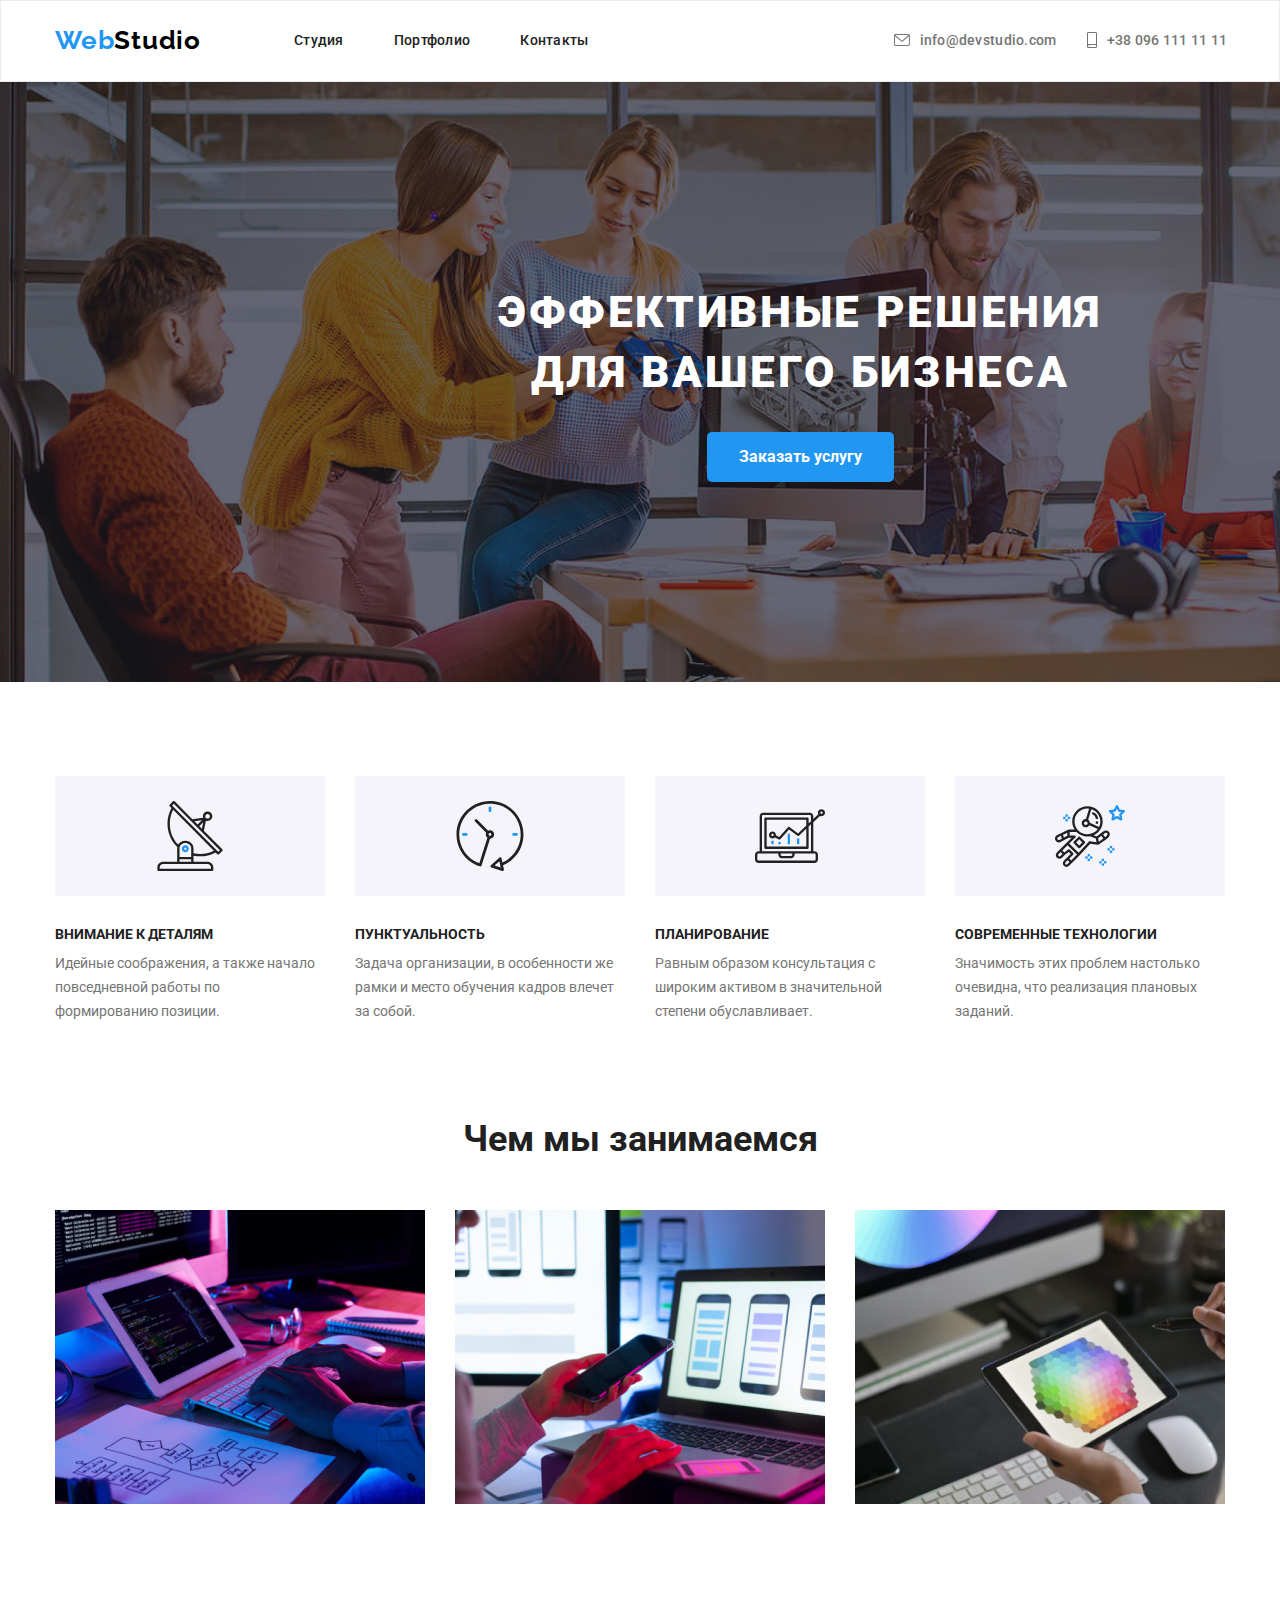
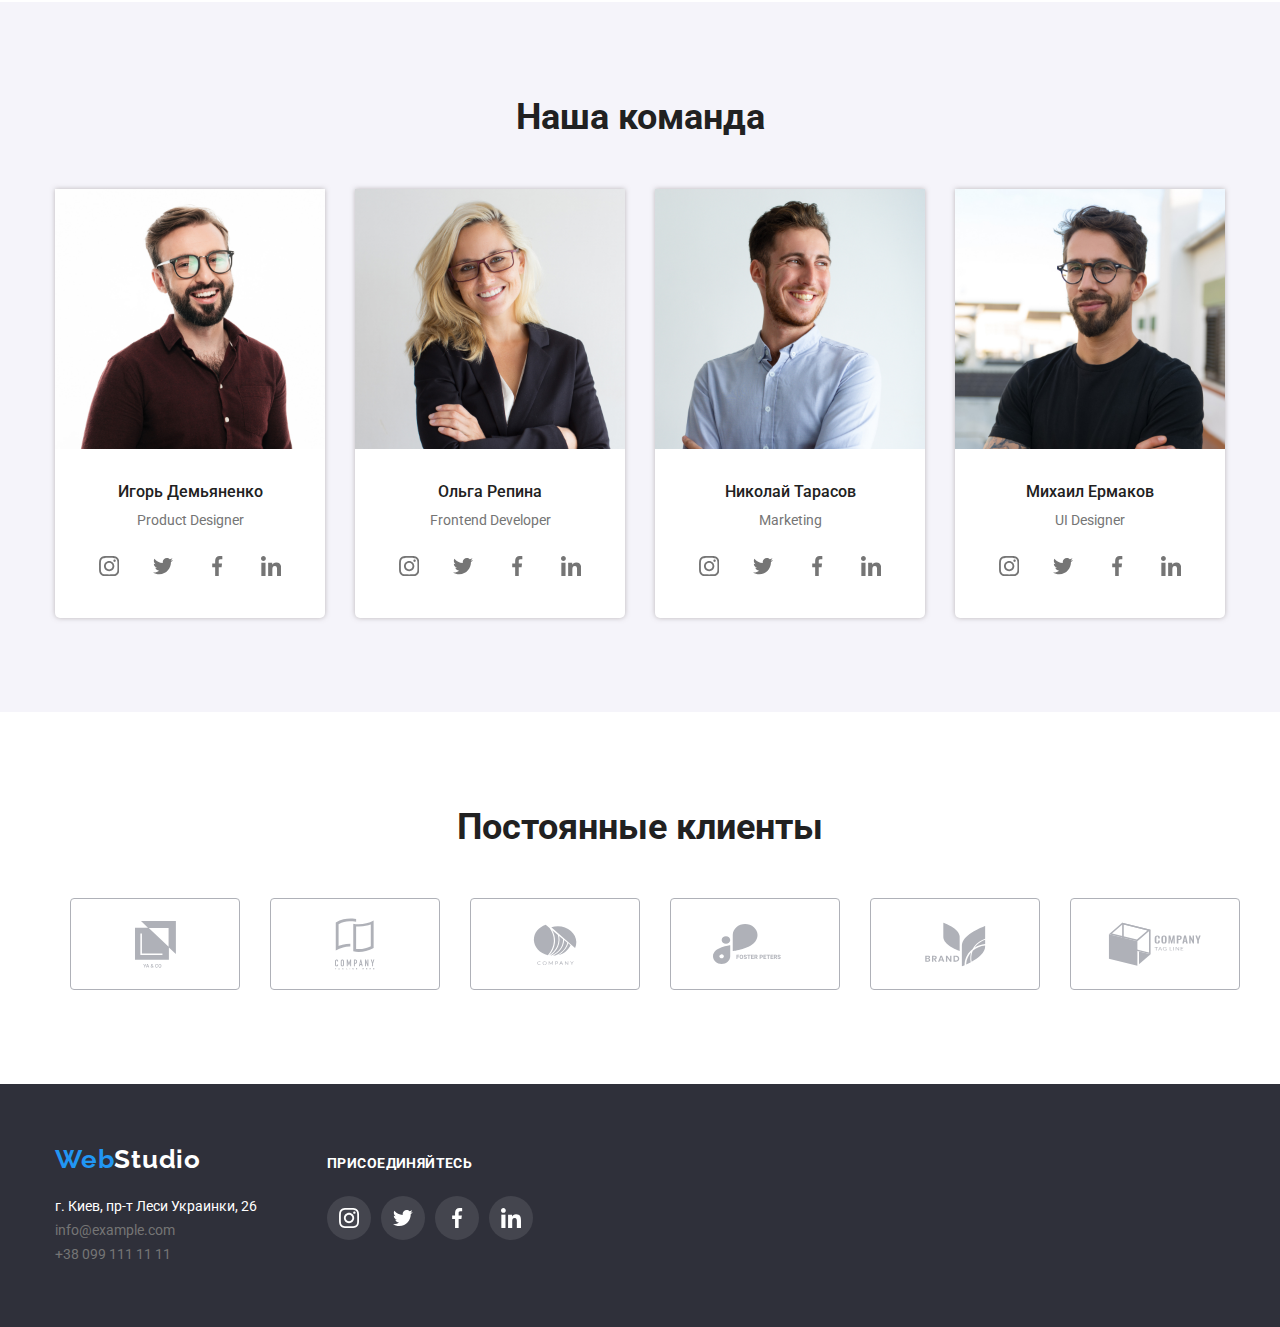
<file: index.html>
<!DOCTYPE html>
<html lang="ru">
    <head>
        <meta charset="UTF-8">
        <meta http-equiv="X-UA-Compatible" content="IE=edge">
        <meta name="viewport" content="width=device-width, initial-scale=1.0">
        <link rel="stylesheet" href="./css/styles.css">
        <link rel="stylesheet" href="./css/modern-normalize.css">
        <link rel="preconnect" href="https://fonts.gstatic.com">
        <link href="https://fonts.googleapis.com/css2?family=Raleway:wght@700&family=Roboto:wght@400;500;700;900&display=swap" rel="stylesheet">
        
        <title>Web Studio</title>
    </head>
    <body>
        <!-- header-->
        <header class="header-container">
            <div class="container">
                <nav class="header-section">
                    <span class="logo"><a href="./index.html" class="logo-link"><span class="web">Web</span><span class="studio">Studio</span></a></span>
                    <ul class="nav-links">
                        <li class="nav-item"> <a href="./index.html" class="nav-link studio-link"> Студия</a></li>
                        <li class="nav-item"> <a href="./portfolio.html" class="nav-link"> Портфолио</a></li>
                        <li class="nav-item"> <a href="" class="nav-link"> Контакты</a></li>
                    </ul>
                    <ul class="contact-links">
                        <li class="contacts-item mail">
                            <a href="mailto:info@devstudio.com" class="contact-link">
                                <svg class="contacts-ico"><use href="./images/icons/icons.svg#icon-envelope" width="16" height="12"></use>
                                </svg>
                                info@devstudio.com</a>
                        </li>
                        <li class="contacts-item phone"><a href="tel:+380961111111"  class="contact-link">
                            <svg class="contacts-ico-smart">
                                <use href="./images/icons/icons.svg#icon-smartphone" width="10" height="16"></use>
                            </svg>
                            +38 096 111 11 11</a>
                        </li>
                    </ul>
                </nav>
            </div>
        </header>
        <!-- main container -->
        <main>

            <!-- business solutions -->
            
            <section class="business section">
                <div class="container">

                    <h1 class="business-solution">ЭФФЕКТИВНЫЕ РЕШЕНИЯ <br> ДЛЯ ВАШЕГО БИЗНЕСА</h1>
                    
                    <div class="business-button-container">
                        <button type="button" class="business-button">Заказать услугу</button>
                    </div>
                </div>
            </section>
            
            <!-- about us details -->

            <section class="section">
                <div class="container">
                    <ul class="about-us-details">
                        <li class="about-us-details-li">
                            <div class="about-us-symbol-background">
                                <svg class="about-us-symbol">
                                    <use href="./images/icons/icons.svg#icon-antenna"></use>
                                </svg>
                            </div>
                            <h4 class="about-us-details-titles">ВНИМАНИЕ К ДЕТАЛЯМ</h4>
                            <p class="about-us-details-p">Идейные соображения, а также начало повседневной работы по формированию позиции.</p>
                        </li> 
                        <li class="about-us-details-li">
                            <div class="about-us-symbol-background"><svg class="about-us-symbol">
                                    <use href="./images/icons/icons.svg#icon-clock"></use>
                                </svg></div>
                            <h4 class="about-us-details-titles">ПУНКТУАЛЬНОСТЬ</h4>
                            <p class="about-us-details-p">Задача организации, в особенности же рамки и место обучения кадров влечет за собой.</p>
                        </li>
                        <li class="about-us-details-li">
                            <div class="about-us-symbol-background"><svg class="about-us-symbol">
                                    <use href="./images/icons/icons.svg#icon-diagram"></use>
                                </svg></div>
                            <h4 class="about-us-details-titles">ПЛАНИРОВАНИЕ</h4>
                            <p class="about-us-details-p">Равным образом консультация с широким активом в значительной степени обуславливает.</p>
                        </li>
                        <li class="about-us-details-li">
                            <div class="about-us-symbol-background"><svg class="about-us-symbol">
                                    <use href="./images/icons/icons.svg#icon-astronaut"></use>
                                </svg></div>
                            <h4 class="about-us-details-titles">СОВРЕМЕННЫЕ ТЕХНОЛОГИИ</h4>
                            <p class="about-us-details-p">Значимость этих проблем настолько очевидна, что реализация плановых заданий.</p>
                        </li>
                    </ul>
                </div>
            </section>

            <!-- what we do -->

            <section class="section what-we-do-section">
                <div class="container">

                    <h2 class="what-we-do-title">Чем мы занимаемся</h2>
                       
                    <ul class="what-we-do">
                            <li>
                                <img src="./images/index/keyboard.jpg" alt="hands on keyboard" width="370">
                            </li>
                            <li>
                                <img src="./images/index/phone.jpg" alt="phone" width="370">
                            </li>
                            <li>
                                <img src="./images/index/tablet.jpg" alt="tablet" width="370">
                            </li>
                        </ul>
                    </div>
            </section>

            <!-- our team -->

            <section class="our-team-semantic-section section">
                <div class="container">
                    <div class="our-team-section">
                        <h2 class="our-team-logo">Наша команда</h2>

                     <ul class="our-team">
                        <li class="our-team-li">
                            <img src="./images/index/ihor.jpg" alt="Ihor Demianenko" width="270" height="260" class="our-team-img">
                            <h3 class="our-team-titles">Игорь Демьяненко</h3>
                            <p class="our-team-p">Product Designer</p>
                                <ul class="social-links-ul">
                                    <li class="social-links-li">
                                        <a href="#" class="social-links-link">
                                            <svg class="social-icons">
                                                <use href="./images/icons/icons.svg#icon-instagram"></use>
                                            </svg>
                                        </a>
                                    </li>
                                    <li class="social-links-li">
                                        <a href="#" class="social-links-link">
                                            <svg class="social-icons">
                                                <use href="./images/icons/icons.svg#icon-twitter"></use>
                                            </svg>
                                        </a>
                                    </li>
                                    <li class="social-links-li">
                                        <a href="#" class="social-links-link">
                                            <svg class="social-icons">
                                                <use href="./images/icons/icons.svg#icon-facebook"></use>
                                            </svg>
                                        </a>
                                    </li>
                                    <li class="social-links-li">
                                        <a href="#" class="social-links-link">
                                            <svg class="social-icons">
                                                <use href="./images/icons/icons.svg#icon-linkedin"></use>
                                            </svg>
                                        </a>
                                    </li>
                                </ul>
                        </li>
                        <li class="our-team-li"> 
                            <img src="./images/index/olha.jpg" alt="Olha Repina" width="270" height="260" class="our-team-img">
                        <h3 class="our-team-titles">Ольга Репина</h3>
                        <p class="our-team-p">Frontend Developer</p>
                            <ul class="social-links-ul">
                                <li class="social-links-li">
                                    <a href="#" class="social-links-link">
                                        <svg class="social-icons">
                                            <use href="./images/icons/icons.svg#icon-instagram"></use>
                                        </svg>
                                    </a>
                                </li>
                                <li class="social-links-li">
                                    <a href="#" class="social-links-link">
                                        <svg class="social-icons">
                                            <use href="./images/icons/icons.svg#icon-twitter"></use>
                                        </svg>
                                    </a>
                                </li>
                                <li class="social-links-li">
                                    <a href="#" class="social-links-link">
                                        <svg class="social-icons">
                                            <use href="./images/icons/icons.svg#icon-facebook"></use>
                                        </svg>
                                    </a>
                                </li>
                                <li class="social-links-li">
                                    <a href="#" class="social-links-link">
                                        <svg class="social-icons">
                                            <use href="./images/icons/icons.svg#icon-linkedin"></use>
                                        </svg>
                                    </a>
                                </li>
                            </ul>
                        </li>
                        <li class="our-team-li">
                            <img src="./images/index/nikolai.jpg" alt="Nikolai Tarasov" width="270" height="260" class="our-team-img">
                            <h3 class="our-team-titles">Николай Тарасов</h3>
                            <p class="our-team-p">Marketing</p>
                                <ul class="social-links-ul">
                                    <li class="social-links-li">
                                        <a href="#" class="social-links-link">
                                            <svg class="social-icons">
                                                <use href="./images/icons/icons.svg#icon-instagram"></use>
                                            </svg>
                                        </a>
                                    </li>
                                    <li class="social-links-li">
                                        <a href="#" class="social-links-link">
                                            <svg class="social-icons">
                                                <use href="./images/icons/icons.svg#icon-twitter"></use>
                                            </svg>
                                        </a>
                                    </li>
                                    <li class="social-links-li">
                                        <a href="#" class="social-links-link">
                                            <svg class="social-icons">
                                                <use href="./images/icons/icons.svg#icon-facebook"></use>
                                            </svg>
                                        </a>
                                    </li>
                                    <li class="social-links-li">
                                        <a href="#" class="social-links-link">
                                            <svg class="social-icons">
                                                <use href="./images/icons/icons.svg#icon-linkedin"></use>
                                            </svg>
                                        </a>
                                    </li>
                                </ul>
                        </li>
                        <li class="our-team-li">
                            <img src="./images/index/mihail.jpg" alt="Mihail Ermakov" width="270" height="260" class="our-team-img">
                        <h3 class="our-team-titles">Михаил Ермаков</h3>
                        <p class="our-team-p">UI Designer</p>
                            <ul class="social-links-ul">
                                <li class="social-links-li">
                                    <a href="#" class="social-links-link">
                                        <svg class="social-icons">
                                            <use href="./images/icons/icons.svg#icon-instagram"></use>
                                        </svg>
                                    </a>
                                </li>
                                <li class="social-links-li">
                                    <a href="#" class="social-links-link">
                                        <svg class="social-icons">
                                            <use href="./images/icons/icons.svg#icon-twitter"></use>
                                        </svg>
                                    </a>
                                </li>
                                <li class="social-links-li">
                                    <a href="#" class="social-links-link">
                                        <svg class="social-icons">
                                            <use href="./images/icons/icons.svg#icon-facebook"></use>
                                        </svg>
                                    </a>
                                </li>
                                <li class="social-links-li">
                                    <a href="#" class="social-links-link">
                                        <svg class="social-icons">
                                            <use href="./images/icons/icons.svg#icon-linkedin"></use>
                                        </svg>
                                    </a>
                                </li>
                            </ul>
                        </ul>
                    </div>
                </div>
            </section>
            <section class="section">
                <div class="container">
                    <h2 class="regular-customers-title">Постоянные клиенты</h2>
                    <ul class="regular-customers">
                        <li class="regular-customers-li">
                            <a href="#" class="regular-customers-a">
                                <svg class="regular-customers-icon" width="41" height="47">
                                    <use href="./images/icons/icons.svg#icon-group-1"></use>
                                </svg>
                            </a>
                        </li>
                        <li class="regular-customers-li">
                            <a href="#" class="regular-customers-a">
                                <svg class="regular-customers-icon" width="40" height="52">
                                    <use href="./images/icons/icons.svg#icon-group-2"></use>
                                </svg>
                            </a>
                        </li>
                        <li class="regular-customers-li">
                            <a href="#" class="regular-customers-a">
                                <svg class="regular-customers-icon" width="44" height="41">
                                    <use href="./images/icons/icons.svg#icon-group-3"></use>
                                </svg>
                            </a>
                        </li>
                        <li class="regular-customers-li">
                            <a href="#" class="regular-customers-a">
                                <svg class="regular-customers-icon" width="84" height="42">
                                    <use href="./images/icons/icons.svg#icon-group-4"></use>
                                </svg>
                            </a>
                        </li>
                        <li class="regular-customers-li">
                            <a href="#" class="regular-customers-a">
                                <svg class="regular-customers-icon" width="63" height="45">
                                    <use href="./images/icons/icons.svg#icon-group-5"></use>
                                </svg>
                            </a>
                        </li>
                        <li class="regular-customers-li">
                            <a href="#" class="regular-customers-a">
                                <svg class="regular-customers-icon" width="94" height="44">
                                    <use href="./images/icons/icons.svg#icon-group-6"></use>
                                </svg>
                            </a>
                        </li>
                    </ul>
                </div>
            </section>
        </main>

        <!-- footer -->

        <footer class="footer-section section">
            <div class="container">
                <div class="footer-content">
                    <div class="first-column-footer">
                    <span class="logo-footer"><a href="./index.html" class="logo-link"><span class="web">Web</span><span
                                class="studio-footer">Studio</span></a></span>
                    <address>
                        <ul class="adress-footer">
                            <li>
                                <p>г. Киев, пр-т Леси Украинки, 26</p>
                            </li>
                            <li>
                                <a href="mailto:info@example.com" class="contact-link-footer">info@example.com</a>
                            </li>
                            <li>
                                <a href="tel:+380991111111" class="contact-link-footer">+38 099 111 11 11</a>
                            </li>
                        </ul>
                    </address>
                    </div>

        <!-- social column -->

                    <div class="social-links-footer">
                        <h3 class="footer-social-title">Присоединяйтесь</h3>
                        <ul class="social-links-footer-ul">
                            <li class="social-links-footer-li">
                                <a href="#">
                                    <svg class="social-icons-footer">
                                        <use href="./images/icons/icons.svg#icon-instagram"></use>
                                    </svg>
                                </a>
                            </li>
                            <li class="social-links-footer-li">
                                <a href="#">
                                    <svg class="social-icons-footer">
                                        <use href="./images/icons/icons.svg#icon-twitter"></use>
                                    </svg>
                                </a>
                            </li>
                            <li class="social-links-footer-li">
                                <a href="#">
                                    <svg class="social-icons-footer">
                                        <use href="./images/icons/icons.svg#icon-facebook"></use>
                                    </svg>
                                </a>
                            </li>
                            <li class="social-links-footer-li">
                                <a href="#">
                                    <svg class="social-icons-footer">
                                        <use href="./images/icons/icons.svg#icon-linkedin"></use>
                                    </svg>
                                </a>
                            </li>
                        </ul>
                    </div>
                </div>
            </div>
        </footer>
     </body>
</html>
</file>
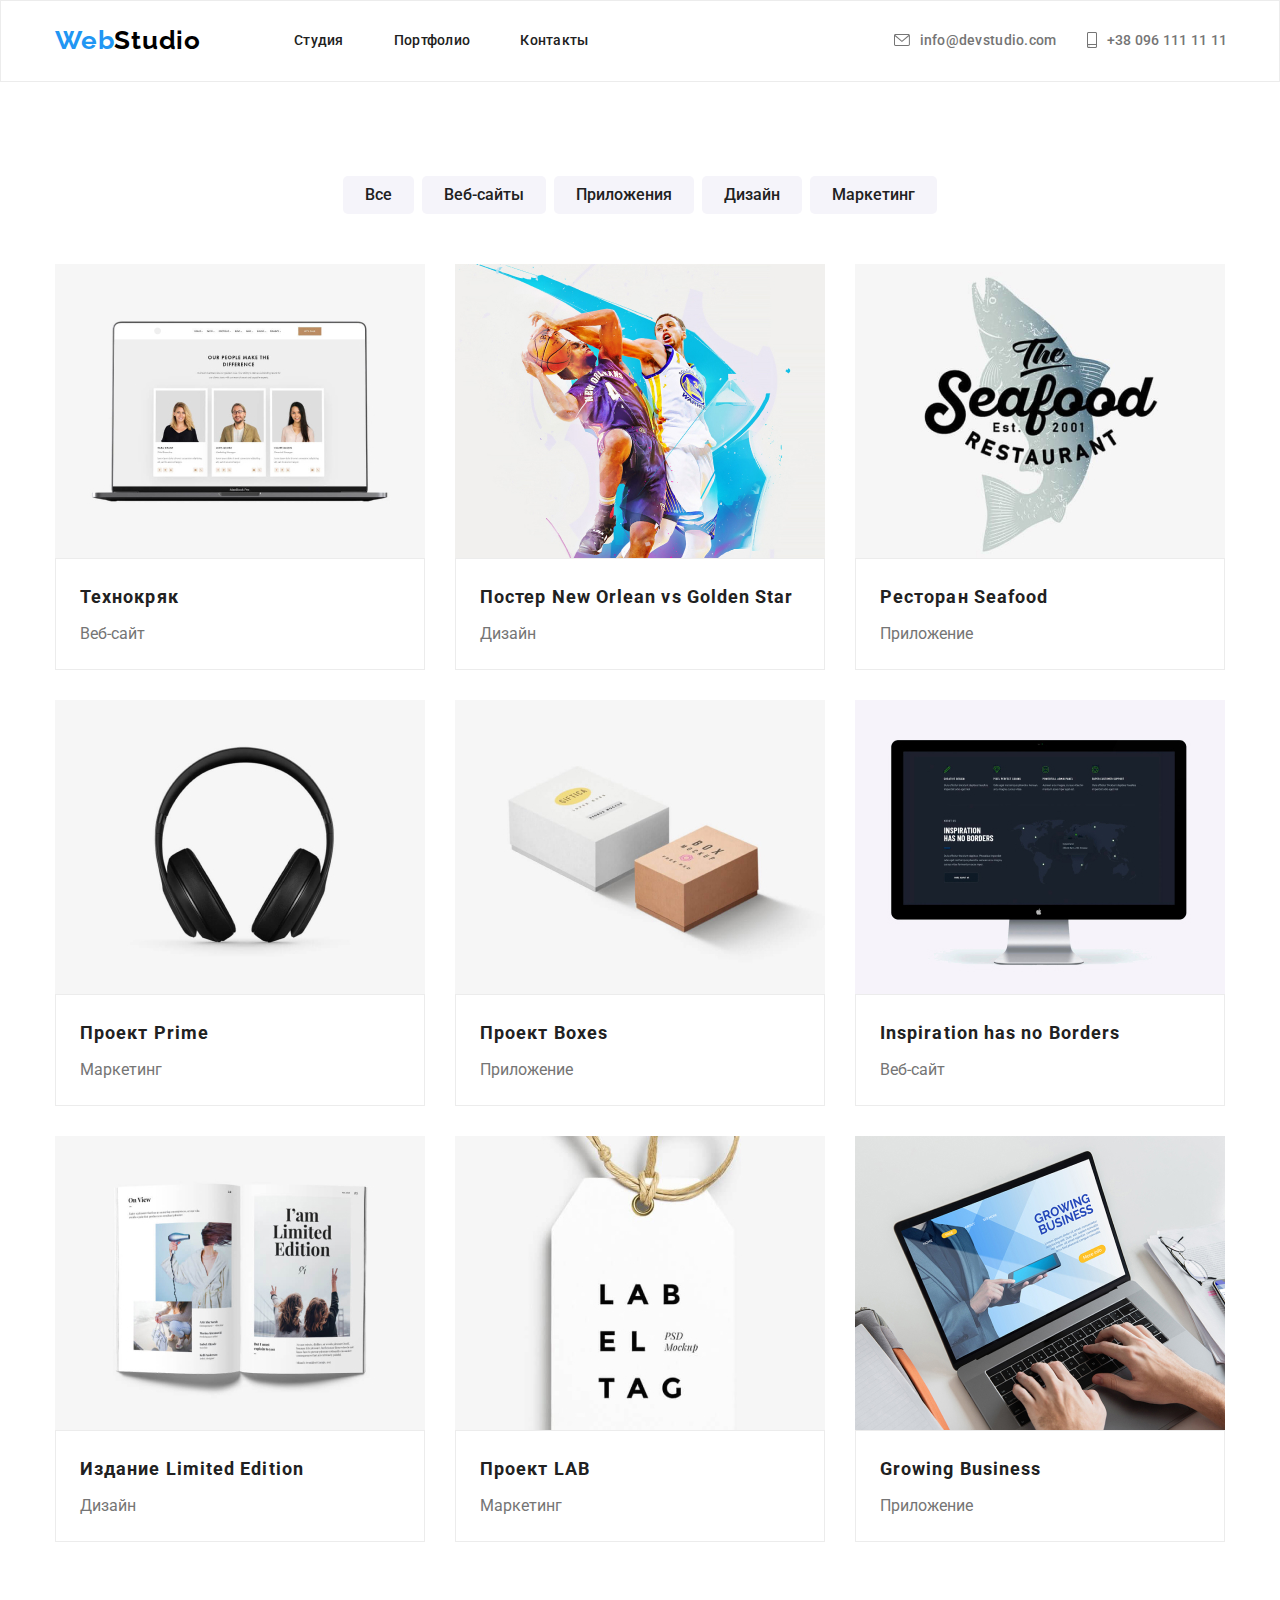
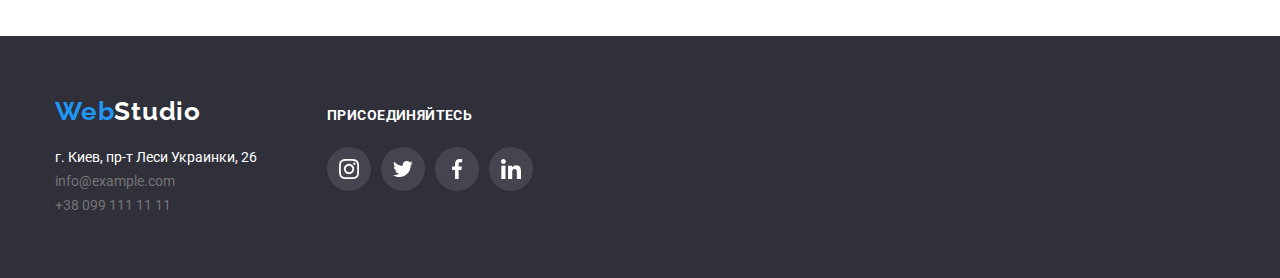
<file: portfolio.html>
<!DOCTYPE html>
<html lang="ru">

<head>
    <meta charset="UTF-8">
    <meta http-equiv="X-UA-Compatible" content="IE=edge">
    <meta name="viewport" content="width=device-width, initial-scale=1.0">
    <link rel="stylesheet" href="./css/styles.css">
    <link rel="stylesheet" href="./css/modern-normalize.css">
    <link rel="preconnect" href="https://fonts.gstatic.com">
    <link
        href="https://fonts.googleapis.com/css2?family=Raleway:wght@700&family=Roboto:wght@400;500;700;900&display=swap" rel="stylesheet">

    <title>Portfolio</title>
</head>

<body>
    <!-- header-->
    <header class="header-container">
        <div class="container">
            <nav class="header-section">
                <span class="logo"><a href="./index.html" class="logo-link"><span class="web">Web</span><span
                            class="studio">Studio</span></a></span>
                <ul class="nav-links">
                    <li class="nav-item"> <a href="./index.html" class="nav-link"> Студия</a></li>
                    <li class="nav-item"> <a href="./portfolio.html" class="nav-link portfolio-link"> Портфолио</a></li>
                    <li class="nav-item"> <a href="" class="nav-link"> Контакты</a></li>
                </ul>
                <ul class="contact-links">
                    <li class="contacts-item mail">
                        <a href="mailto:info@devstudio.com" class="contact-link">
                            <svg class="contacts-ico">
                                <use href="./images/icons/icons.svg#icon-envelope" width="16" height="12"></use>
                            </svg>
                            info@devstudio.com</a>
                    </li>
                    <li class="contacts-item phone"><a href="tel:+380961111111" class="contact-link">
                            <svg class="contacts-ico-smart">
                                <use href="./images/icons/icons.svg#icon-smartphone" width="10" height="16"></use>
                            </svg>
                            +38 096 111 11 11</a>
                    </li>
                </ul>
            </nav>
        </div>
    </header>
    
        <!-- main container-->
        <main>
            <!-- Projects section -->
    <section class="section">     
        <div class="container main-content-portfolio">

                    <h2 style="display: none;">Кнопки проектов</h2>
                        
                <ul class="project-buttons">
                    <li class="project-button-li">
                        <button type="button" class="button-pro">Все</button>
                    </li>
                    <li class="project-button-li">
                        <button type="button" class="button-pro">Веб-сайты</button>
                    </li>
                    <li class="project-button-li">
                        <button type="button" class="button-pro">Приложения</button>
                    </li>
                    <li class="project-button-li">
                        <button type="button" class="button-pro">Дизайн</button>
                    </li>
                    <li class="project-button-li">
                        <button type="button" class="button-pro">Маркетинг</button>
                    </li>
                </ul>
        </div>

        <!-- portfolio projects -->

            <div class="container">
                <ul class="portfolio-pro">
                    <li class="portfolio-pro-li">
                        <img src="./images/portfolio/techcrack.jpg" alt="teck crack web site" width="370" class="img-pro">
                        <div class="portfolio-pro-text">
                            <h3 class="portfolio-pro-titles">Технокряк</h3>
                            <p class="portfolio-pro-p">Веб-сайт</p>
                        </div>
                    </li>
                    <li class="portfolio-pro-li">
                        <img src="./images/portfolio/basketball.jpg" alt="poster New Orlean vs Golden Star" width="370" class="img-pro">
                        <div class="portfolio-pro-text">
                            <h3 class="portfolio-pro-titles">Постер New Orlean vs Golden Star </h3>
                            <p class="portfolio-pro-p">Дизайн</p>
                        </div>
                    </li>
                    <li class="portfolio-pro-li">
                        <img src="./images/portfolio/seafood.jpg" alt="Ресторан Seafood" width="370" class="img-pro">
                        <div class="portfolio-pro-text">
                            <h3 class="portfolio-pro-titles">Ресторан Seafood</h3>
                            <p class="portfolio-pro-p">Приложение</p>
                        </div>
                    </li>
                    <li class="portfolio-pro-li">
                        <img src="./images/portfolio/headphones.jpg" alt="Проект Prime" width="370" class="img-pro">
                        <div class="portfolio-pro-text">
                            <h3 class="portfolio-pro-titles">Проект Prime</h3>
                            <p class="portfolio-pro-p">Маркетинг</p>
                        </div>
                    </li>
                    <li class="portfolio-pro-li">
                        <img src="./images/portfolio/boxes.jpg" alt="Проект Boxes" width="370" class="img-pro">
                        <div class="portfolio-pro-text">
                            <h3 class="portfolio-pro-titles">Проект Boxes</h3>
                            <p class="portfolio-pro-p">Приложение</p>
                        </div>
                    </li>
                    <li class="portfolio-pro-li">
                        <img src="./images/portfolio/inspiration.jpg" alt="Inspiration has no Borders" width="370" class="img-pro">
                        <div class="portfolio-pro-text"> 
                            <h3 class="portfolio-pro-titles">Inspiration has no Borders</h3>
                            <p class="portfolio-pro-p">Веб-сайт</p>
                        </div>
                    </li>
                    <li class="portfolio-pro-li">
                        <img src="./images/portfolio/limitededition.jpg" alt="Издание Limited Edition" width="370" class="img-pro">
                        <div class="portfolio-pro-text">
                            <h3 class="portfolio-pro-titles">Издание Limited Edition</h3>
                            <p class="portfolio-pro-p">Дизайн</p>
                        </div>
                    </li>
                    <li class="portfolio-pro-li">
                        <img src="./images/portfolio/lab.jpg" alt="Проект LAB" width="370" class="img-pro">
                        <div class="portfolio-pro-text">
                            <h3 class="portfolio-pro-titles">Проект LAB</h3>
                            <p class="portfolio-pro-p">Маркетинг</p>
                        </div>
                    </li>
                    <li class="portfolio-pro-li">
                        <img src="./images/portfolio/growingbusiness.jpg" alt="Growing Business" width="370" class="img-pro">
                        <div class="portfolio-pro-text">
                            <h3 class="portfolio-pro-titles">Growing Business</h3>
                            <p class="portfolio-pro-p">Приложение</p>
                        </div>
                    </li>
                </ul>
            </div>
        </section>
    </main>
        <!-- footer -->
    
        <footer class="footer-section section">
            <div class="container">
                <div class="footer-content">
                    <div class="first-column-footer">
                        <span class="logo-footer"><a href="./index.html" class="logo-link"><span class="web">Web</span><span
                                    class="studio-footer">Studio</span></a></span>
                        <address>
                            <ul class="adress-footer">
                                <li>
                                    <p>г. Киев, пр-т Леси Украинки, 26</p>
                                </li>
                                <li>
                                    <a href="mailto:info@example.com" class="contact-link-footer">info@example.com</a>
                                </li>
                                <li>
                                    <a href="tel:+380991111111" class="contact-link-footer">+38 099 111 11 11</a>
                                </li>
                            </ul>
                        </address>
                    </div>
        
                    <!-- social column -->
        
                    <div class="social-links-footer">
                        <h3 class="footer-social-title">Присоединяйтесь</h3>
                        <ul class="social-links-footer-ul">
                            <li class="social-links-footer-li">
                                <a href="#">
                                    <svg class="social-icons-footer">
                                        <use href="./images/icons/icons.svg#icon-instagram"></use>
                                    </svg>
                                </a>
                            </li>
                            <li class="social-links-footer-li">
                                <a href="#">
                                    <svg class="social-icons-footer">
                                        <use href="./images/icons/icons.svg#icon-twitter"></use>
                                    </svg>
                                </a>
                            </li>
                            <li class="social-links-footer-li">
                                <a href="#">
                                    <svg class="social-icons-footer">
                                        <use href="./images/icons/icons.svg#icon-facebook"></use>
                                    </svg>
                                </a>
                            </li>
                            <li class="social-links-footer-li">
                                <a href="#">
                                    <svg class="social-icons-footer">
                                        <use href="./images/icons/icons.svg#icon-linkedin"></use>
                                    </svg>
                                </a>
                            </li>
                        </ul>
                    </div>
                </div>
            </div>
        </footer>
    </body>
</html>
</file>
<file: css/styles.css>
:root {
  --blue: #2196f3;
  --hoverblue: #188ce8;
  --titles: #212121;
  --links: #757575;
  --lightgray: #ececec;
  --dark-background: #2f303a;
  --buttons: #f5f4fa;
  --black: #000;
  --white: #ffffff;
  --ultralightgray: #eeeeee;
  --lightgraycutomers: #afb1b8;
  --herocolor: #2f303a, 40%;
  --socialbg: rgba(255, 255, 255, 0.1);
  --shadow: 0px 1px 1px rgba(0, 0, 0, 0.12), 0px 4px 4px rgba(0, 0, 0, 0.06),
    1px 4px 6px rgba(0, 0, 0, 0.16);
}

h1,
h2,
h3,
h4,
h5,
h6,
p,
ul {
  margin: 0;
  padding: 0;
}

body {
  font-family: "Roboto", sans-serif;
  color: var(--titles);
  margin: 0;
}

.section {
  padding-top: 94px;
  padding-bottom: 94px;
}
.container {
  width: 1200px;
  padding: 0 15px;
  margin: 0 auto;
}

/* header */
.header-container {
  border: 1px solid var(--lightgray);
  padding-top: 24px;
  padding-bottom: 25px;
}

.header-section {
  display: flex;
  align-items: center;
  margin: 0;
}

.header-section .nav-links .nav-item:first-child {
  margin-left: 93px;
}

.header-section .contact-links .contacts-item:first-child {
  margin-left: 305px;
}
.header-section .nav-item {
  margin-left: 50px;
}

.logo {
  font-family: "Raleway", sans-serif;
  font-size: 26px;
  font-weight: 700;
  line-height: 1.174;
  letter-spacing: 0.03em;
}
.logo-link {
  text-decoration: none;
}
.web {
  color: var(--blue);
}
.studio {
  color: var(--black);
}
.studio-footer {
  color: var(--white);
}
.nav-links {
  display: flex;
}
.contact-links {
  display: flex;
}

.contact-link {
  display: flex;
  align-items: center;
  justify-content: center;
}
.contacts-item {
  display: flex;
}
.phone {
  width: 161px;
}
.contacts-item:not(first-child) {
  margin-left: 30px;
}
.contacts-ico {
  height: 12px;
  width: 16px;
  margin-right: 10px;
  fill: currentColor;
}

.contacts-ico-smart {
  height: 16px;
  width: 10px;
  margin-right: 10px;
  fill: currentColor;
}

.nav-link {
  color: var(--titles);
  font-weight: 500;
  font-size: 14px;
  line-height: 1.172;
  text-decoration: none;
  letter-spacing: 0.02em;
}

.contact-link {
  color: var(--links);
  font-weight: 500;
  font-size: 14px;
  line-height: 1.172;
  text-decoration: none;
  letter-spacing: 0.02em;
}

.nav-link:hover,
.nav-link:focus,
.nav-link:active {
  color: var(--blue);
}

.studio-link:visited,
.portfolio-link:visited {
  color: var(--blue);
}

.contact-link:hover,
.contact-link:focus {
  color: var(--blue);
}

.nav-links,
.contact-links,
.project-buttons,
.portfolio-pro {
  list-style: none;
  padding: 0;
  margin: 0;
}

.icon {
  fill: #000;
}
/* project buttons (portfolio.html) */

.project-buttons {
  display: flex;
  justify-content: center;
  margin-bottom: 50px;
  margin-top: 0;
  padding-top: 0;
}

.main-content-portfolio .project-buttons .project-button-li:not(:first-child) {
  margin-left: 8px;
}

.button-pro {
  font-family: "Roboto", sans-serif;
  background-color: var(--buttons);
  color: var(--titles);
  font-size: 16px;
  line-height: 1.625;
  font-weight: 500;
  text-align: center;
  border: 0;
  border-radius: 5px;
  padding: 6px 22px;
  cursor: pointer;
}

.button-pro:hover,
.button-pro:focus {
  background-color: var(--blue);
  color: var(--white);
  box-shadow: 0 0 5px rgba(51, 49, 49, 0.5);
}

/* portfolio projects (portfolio.html)*/

.portfolio-pro {
  display: flex;
  flex-wrap: wrap;
  margin-left: -30px;
  margin-top: -30px;
}

.portfolio-pro-li {
  flex-basis: calc(100% / 3 - 30px);
  margin-left: 30px;
  margin-top: 30px;
}

.portfolio-pro-li:hover,
.portfolio-pro-li:focus {
  box-shadow: var(--shadow);
  cursor: pointer;
}

.portfolio-pro-titles {
  font-size: 18px;
  line-height: 2;
  font-weight: 700;
  margin-top: 0;
  margin-bottom: 4px;
  letter-spacing: 0.06em;
}

.portfolio-pro-p {
  font-size: 16px;
  line-height: 1.875;
  color: var(--links);
  margin: 0;
}

.portfolio-pro .portfolio-pro-li .portfolio-pro-text {
  margin: 0;
}
.portfolio-pro-text {
  background-color: var(--white);
  border: 1px solid var(--lightgray);
  padding: 20px 24px;
}

.img-pro {
  display: block;
}

/* footer */

.footer-section {
  background-color: var(--dark-background);
  padding-top: 60px;
  padding-bottom: 60px;
}

.footer-content {
  display: flex;
  align-items: baseline;
}

.first-column-footer {
  display: flex;
  flex-direction: column;
}

.logo-footer {
  text-decoration: none;
  font-family: "Raleway", sans-serif;
  font-size: 26px;
  font-weight: 700;
  line-height: 1.174;
  letter-spacing: 0.03em;
  padding: 0;
  margin-bottom: 20px;
}

.adress-footer {
  font-size: 14px;
  line-height: 1.714;
  font-weight: 400;
  font-style: normal;
  color: var(--white);
  list-style: none;
  padding: 0;
  margin-bottom: 0;
}

.contact-link-footer {
  color: var(--links);
  font-weight: 400;
  font-size: 14px;
  line-height: 1.714;
  text-decoration: none;
  font-style: normal;
}

.contact-link-footer:hover,
.contact-link-footer:focus {
  color: var(--blue);
}

.social-links-footer {
  margin-left: 70px;
}

.social-links-footer-ul {
  display: flex;
}

.social-links-footer-ul .social-links-footer-li:not(last-child) {
  margin-right: 10px;
}

.social-links-footer-li {
  display: flex;
  align-items: center;
  /* justify-content: baseline; */
  background-color: var(--socialbg);
  width: 44px;
  height: 44px;
  border-radius: 50%;
  margin-right: 0;
}

.social-links-footer-li:hover,
.social-links-footer-li:focus {
  background-color: var(--blue);
}

.social-icons-footer {
  display: flex;
  justify-content: center;
  fill: var(--white);
  width: 20px;
  height: 20px;
  margin-left: 12px;
}

.footer-social-title {
  color: var(--white);
  font-size: 14px;
  font-weight: 700;
  line-height: 1.71;
  font-style: normal;
  letter-spacing: 0.03em;
  text-transform: uppercase;
  margin-bottom: 20px;
}

/* business solutions (index.html) */

.business {
  background-color: var(--dark-background);
  box-sizing: border-box;
  margin: auto;
  padding-top: 200px;
  padding-bottom: 200px;
  color: var(--herocolor);
  background-image: linear-gradient(
      to right,
      rgba(47, 48, 58, 0.4),
      rgba(47, 48, 58, 0.4)
    ),
    url("../images/index/officebg.jpg");
  background-repeat: no-repeat;
  width: 1600px;
  background-color: rgba(47, 48, 58, 0.4);
}

.business-solution {
  font-family: "Roboto", sans-serif;
  font-size: 44px;
  line-height: 1.364;
  font-weight: 900;
  color: var(--white);
  text-align: center;
  margin-bottom: 30px;
  letter-spacing: 0.06em;
}

.business-button {
  font-family: "Roboto", sans-serif;
  background-color: var(--blue);
  color: var(--white);
  font-size: 16px;
  line-height: 1.875;
  font-weight: 700;
  text-align: center;
  border: 0;
  border-radius: 5px;
  padding: 10px 32px;
  cursor: pointer;
}

.business-button:hover,
.business-button:focus {
  background-color: var(--hoverblue);
}

.business-button-container {
  text-align: center;
}

/* about us details (index.html) */

.about-us-details {
  display: flex;
  align-items: center;
  padding-left: 0px;
  margin: 0;
}

.about-us-details-li {
  width: 270px;
}

.about-us-details li:not(:first-child) {
  margin-left: 30px;
}

.about-us-symbol {
  width: 70px;
  height: 70px;
}

.about-us-symbol-background {
  background-color: var(--buttons);
  border-radius: 4px;
  width: 270px;
  height: 120px;
  display: flex;
  align-items: center;
  justify-content: center;
  margin-bottom: 30px;
}

.about-us-details-titles {
  font-size: 14px;
  line-height: 1.172;
  font-weight: 700;
}

.about-us-details-p {
  font-size: 14px;
  line-height: 1.714;
  color: var(--links);
  margin: 0;
  padding-top: 10px;
}

/* what we do (index.html) */

.what-we-do-section {
  padding-top: 0;
}

.what-we-do-title {
  font-size: 36px;
  line-height: 1.172;
  font-weight: 700;
  text-align: center;
  margin: 0;
}

.what-we-do {
  display: flex;
  justify-content: space-between;
  list-style: none;
  padding-top: 50px;
}

/* our team (index.html) */

.our-team-semantic-section {
  background-color: var(--buttons);
}

.our-team-section {
  padding-left: 0;
}

.our-team {
  display: flex;
  justify-content: space-between;
  list-style: none;
}

.our-team li:not(:first-child) {
  margin-left: 10px;
}

.our-team-li {
  padding-bottom: 30px;
  background-color: var(--white);
  border-bottom-left-radius: 5px;
  border-bottom-right-radius: 5px;
  box-shadow: 0 0 5px rgba(129, 122, 122, 0.5);
}

.our-team-logo {
  font-size: 36px;
  line-height: 1.172;
  font-weight: 700;
  text-align: center;
  margin-bottom: 50px;
}

.our-team-img {
  margin-bottom: 30px;
}
.our-team-titles {
  font-size: 16px;
  line-height: 1.172;
  font-weight: 500;
  text-align: center;
  margin-bottom: 10px;
}

.our-team-p {
  font-size: 14px;
  line-height: 1.172;
  color: var(--links);
  text-align: center;
  margin-bottom: 16px;
}

.social-links-ul {
  display: flex;
  justify-content: center;
}

.social-links-li {
  display: flex;
  align-items: center;
  /* justify-content: baseline; */
  width: 44px;
  height: 44px;
  border-radius: 50%;
  margin: 0;
}

.social-links-link {
  width: 100%;
  height: 100%;
  color: var(--links);
}

.social-links-link:hover,
.social-links-link:focus {
  color: var(--white);
}

.social-links-li:hover,
.social-links-li:focus {
  background-color: var(--blue);
  color: var(--white);
}

.social-icons {
  display: flex;
  justify-content: center;
  fill: var(--links);
  width: 46%;
  height: 46%;
  margin: 12px;
  fill: currentColor;
}

/* our clients */

.regular-customers-title {
  font-size: 36px;
  line-height: 1.172;
  font-weight: 700;
  text-align: center;
  margin-bottom: 50px;
}

.regular-customers {
  display: flex;
  justify-content: center;
}

.regular-customers-li:not(first-child) {
  margin-left: 30px;
}

.regular-customers-a {
  display: flex;
  align-items: center;
  justify-content: center;
  width: 170px;
  height: 92px;
  color: var(--lightgraycutomers);
  border: 1px solid var(--lightgraycutomers);
  border-radius: 4px;
}

.regular-customers-icon {
  fill: currentColor;
}
.regular-customers-icon:hover,
.regular-customers-icon:focus {
  fill: currentColor;
}

.regular-customers-a:hover,
.regular-customers-a:focus {
  color: var(--blue);
  border: 1px solid var(--blue);
}
</file>
